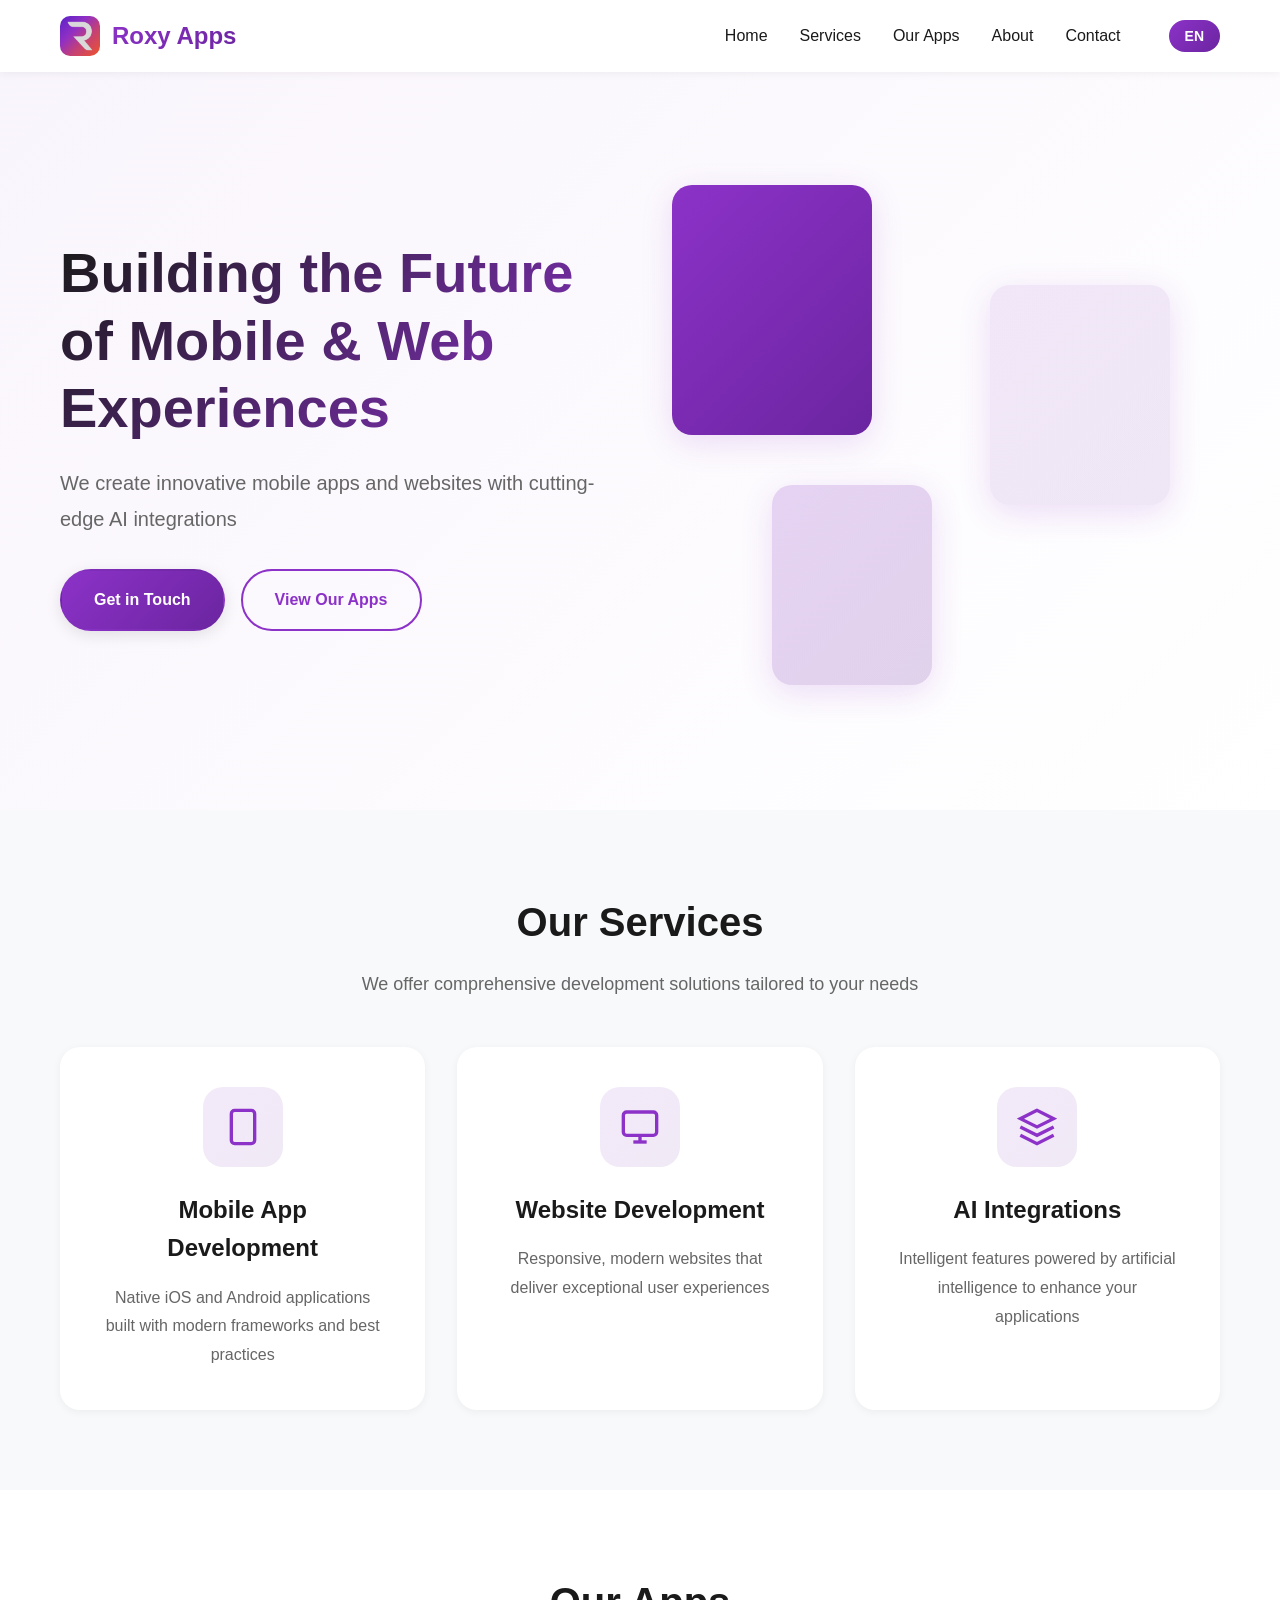
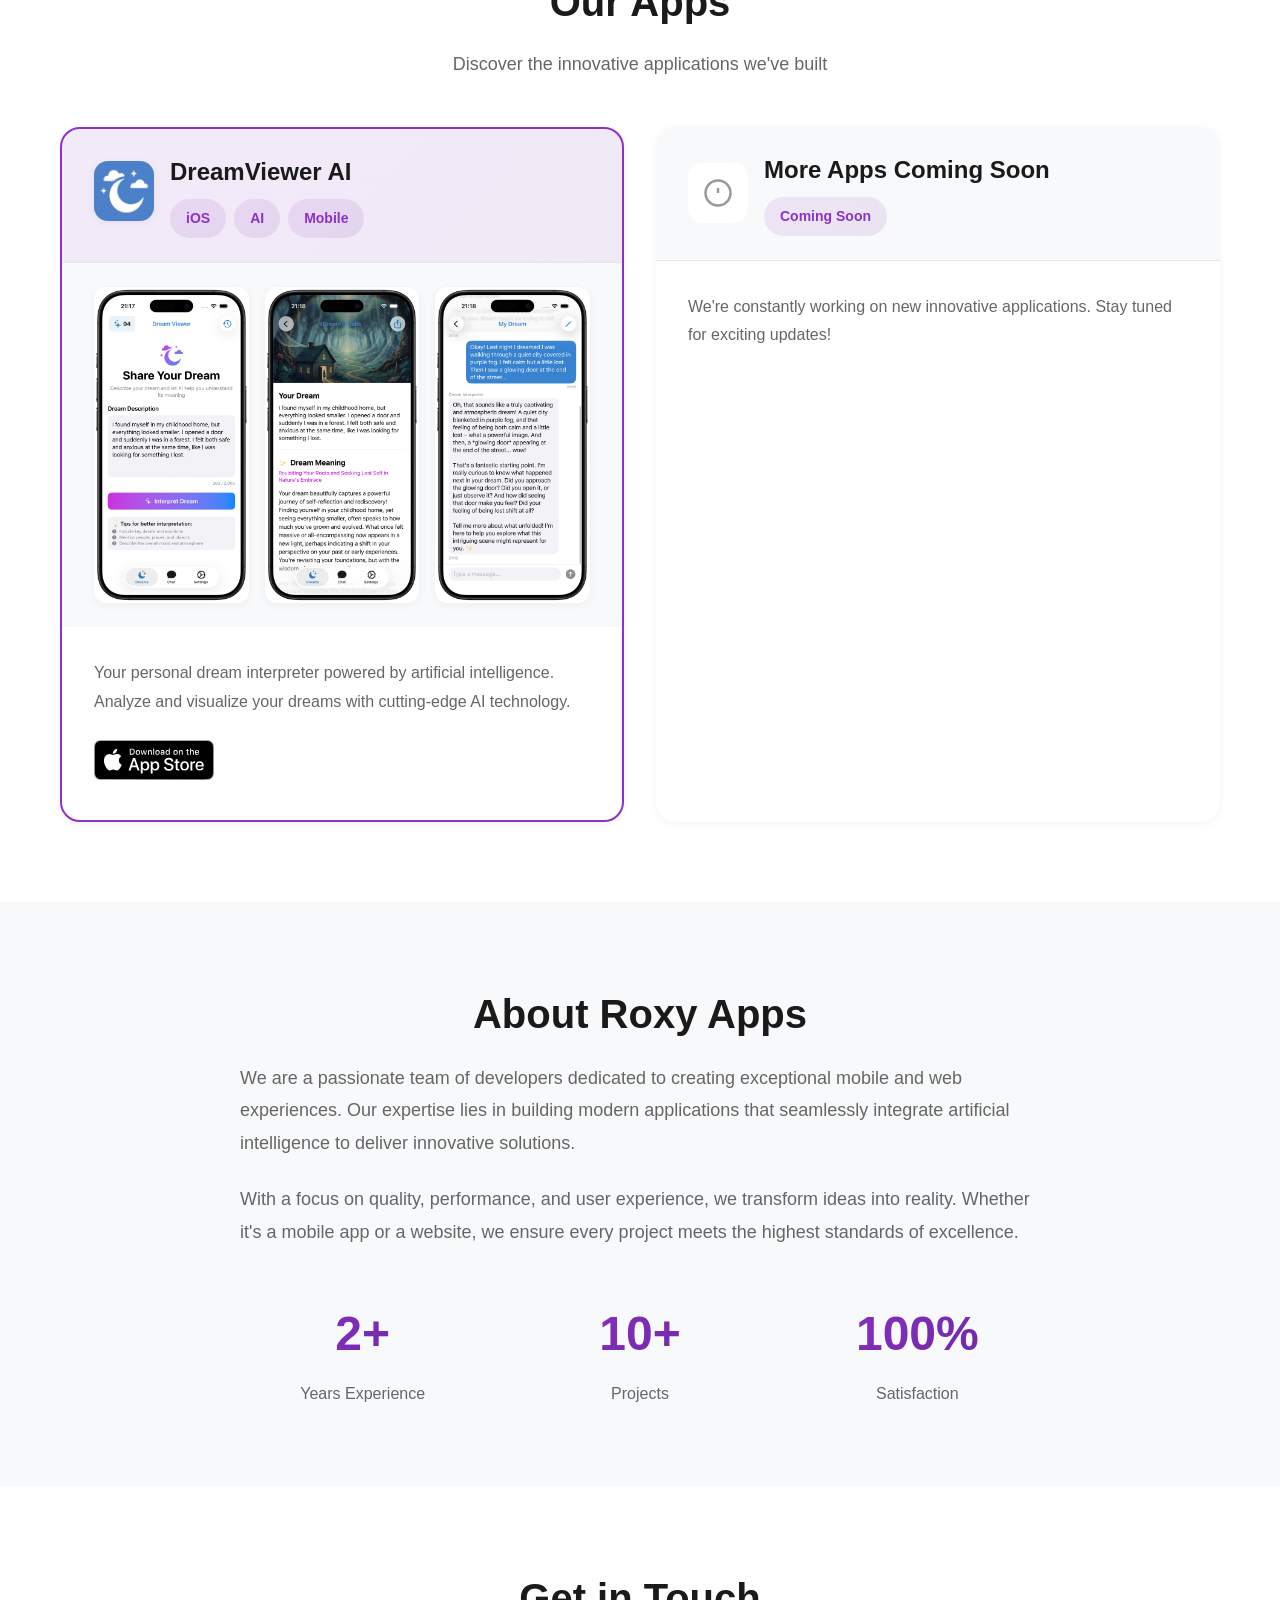
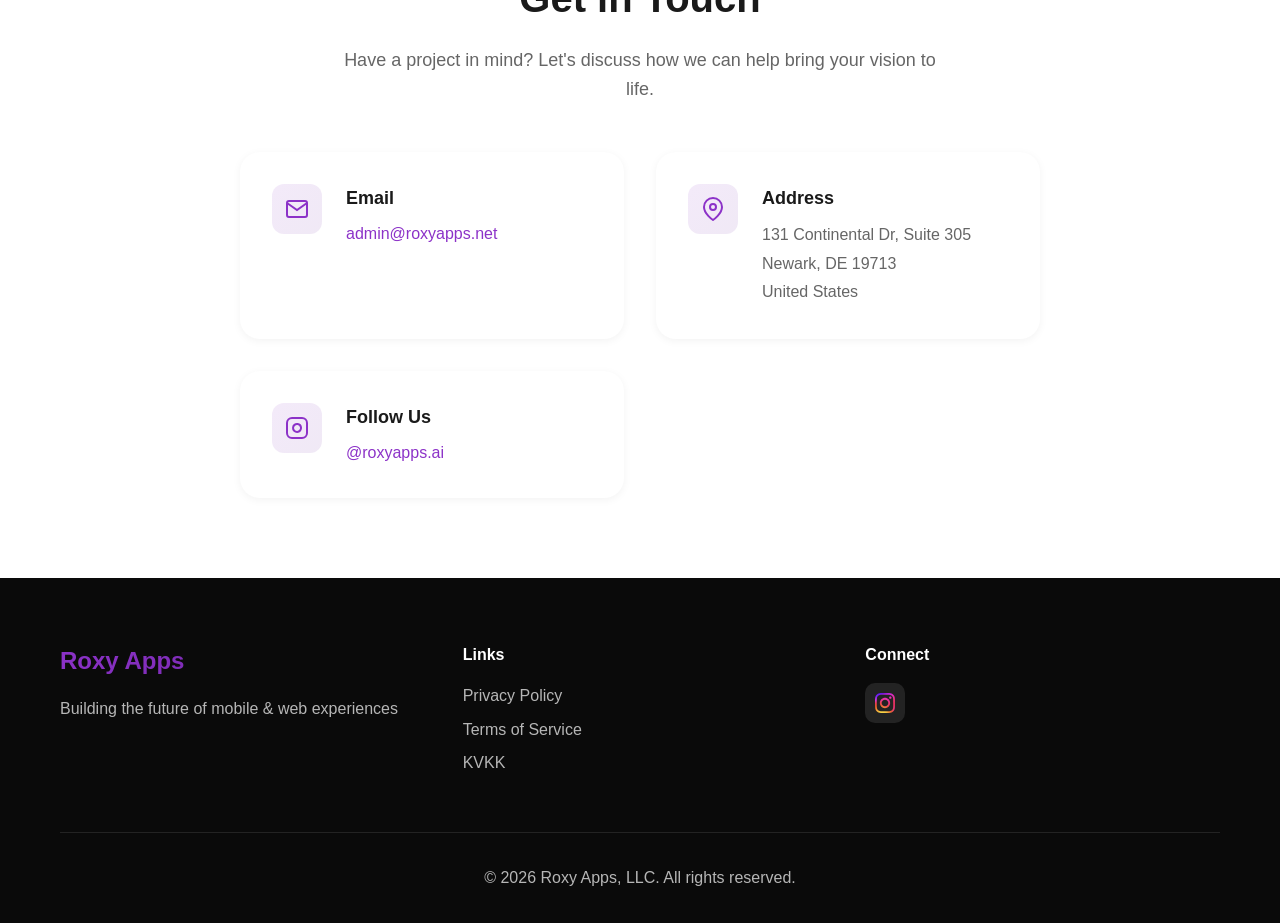
<file: index.html>
<!DOCTYPE html>
<html lang="en">
<head>
    <meta name="facebook-domain-verification" content="yznowy657182clv99buhg21nlfsokh" />
    <meta charset="UTF-8">
    <meta name="viewport" content="width=device-width, initial-scale=1.0">
    <meta name="description" content="Roxy Apps - Mobile app and website development company specializing in AI integrations">
    <title>Roxy Apps - Mobile & Web Development</title>
    
    <!-- Favicons -->
    <link rel="icon" type="image/x-icon" href="resources/icons/favicon.ico">
    <link rel="icon" type="image/png" sizes="96x96" href="resources/icons/favicon-96x96.png">
    <link rel="icon" type="image/svg+xml" href="resources/icons/favicon.svg">
    <link rel="apple-touch-icon" sizes="180x180" href="resources/icons/apple-touch-icon.png">
    <link rel="manifest" href="resources/icons/site.webmanifest">
    <meta name="theme-color" content="#8c32c8">
    
    <link rel="stylesheet" href="styles.css">
</head>
<body>
    <!-- Navigation -->
    <nav class="navbar" id="navbar">
        <div class="container">
            <div class="nav-brand">
                <a href="#home" class="logo-link">
                    <img src="resources/icons/app-icon.png" alt="Roxy Apps" class="nav-logo">
                    <h1 data-translate="nav.company">Roxy Apps</h1>
                </a>
            </div>
            <ul class="nav-menu" id="navMenu">
                <li><a href="#home" data-translate="nav.home">Home</a></li>
                <li><a href="#services" data-translate="nav.services">Services</a></li>
                <li><a href="#apps" data-translate="nav.apps">Our Apps</a></li>
                <li><a href="#about" data-translate="nav.about">About</a></li>
                <li><a href="#contact" data-translate="nav.contact">Contact</a></li>
                <li class="lang-switcher">
                    <button class="lang-btn" id="langBtn" aria-label="Change language">
                        <span id="currentLang">EN</span>
                    </button>
                </li>
            </ul>
            <button class="mobile-menu-toggle" id="mobileMenuToggle" aria-label="Toggle menu">
                <span></span>
                <span></span>
                <span></span>
            </button>
        </div>
    </nav>

    <!-- Hero Section -->
    <section class="hero" id="home">
        <div class="container">
            <div class="hero-content">
                <h1 class="hero-title" data-translate="hero.title">Building the Future of Mobile & Web Experiences</h1>
                <p class="hero-subtitle" data-translate="hero.subtitle">We create innovative mobile apps and websites with cutting-edge AI integrations</p>
                <div class="hero-buttons">
                    <a href="#contact" class="btn btn-primary" data-translate="hero.contactBtn">Get in Touch</a>
                    <a href="#apps" class="btn btn-secondary" data-translate="hero.viewApps">View Our Apps</a>
                </div>
            </div>
            <div class="hero-visual">
                <div class="floating-card card-1"></div>
                <div class="floating-card card-2"></div>
                <div class="floating-card card-3"></div>
            </div>
        </div>
    </section>

    <!-- Services Section -->
    <section class="services" id="services">
        <div class="container">
            <h2 class="section-title" data-translate="services.title">Our Services</h2>
            <p class="section-subtitle" data-translate="services.subtitle">We offer comprehensive development solutions tailored to your needs</p>
            
            <div class="services-grid">
                <div class="service-card">
                    <div class="service-icon">
                        <svg viewBox="0 0 24 24" fill="none" stroke="currentColor" stroke-width="2">
                            <rect x="5" y="2" width="14" height="20" rx="2" ry="2"></rect>
                            <line x1="12" y1="18" x2="12.01" y2="18"></line>
                        </svg>
                    </div>
                    <h3 data-translate="services.mobile.title">Mobile App Development</h3>
                    <p data-translate="services.mobile.description">Native iOS and Android applications built with modern frameworks and best practices</p>
                </div>
                
                <div class="service-card">
                    <div class="service-icon">
                        <svg viewBox="0 0 24 24" fill="none" stroke="currentColor" stroke-width="2">
                            <rect x="2" y="3" width="20" height="14" rx="2" ry="2"></rect>
                            <line x1="8" y1="21" x2="16" y2="21"></line>
                            <line x1="12" y1="17" x2="12" y2="21"></line>
                        </svg>
                    </div>
                    <h3 data-translate="services.web.title">Website Development</h3>
                    <p data-translate="services.web.description">Responsive, modern websites that deliver exceptional user experiences</p>
                </div>
                
                <div class="service-card">
                    <div class="service-icon">
                        <svg viewBox="0 0 24 24" fill="none" stroke="currentColor" stroke-width="2">
                            <path d="M12 2L2 7l10 5 10-5-10-5z"></path>
                            <path d="M2 17l10 5 10-5"></path>
                            <path d="M2 12l10 5 10-5"></path>
                        </svg>
                    </div>
                    <h3 data-translate="services.ai.title">AI Integrations</h3>
                    <p data-translate="services.ai.description">Intelligent features powered by artificial intelligence to enhance your applications</p>
                </div>
            </div>
        </div>
    </section>

    <!-- Apps Section -->
    <section class="apps" id="apps">
        <div class="container">
            <h2 class="section-title" data-translate="apps.title">Our Apps</h2>
            <p class="section-subtitle" data-translate="apps.subtitle">Discover the innovative applications we've built</p>
            
            <div class="apps-grid">
                <div class="app-card featured">
                    <div class="app-header">
                        <div class="app-icon-wrapper">
                            <img src="resources/dreamviewer/icon.svg" alt="DreamViewer AI" class="app-icon">
                        </div>
                        <div class="app-header-text">
                            <h3>DreamViewer AI</h3>
                            <div class="app-tags">
                                <span class="tag">iOS</span>
                                <span class="tag">AI</span>
                                <span class="tag">Mobile</span>
                            </div>
                        </div>
                    </div>
                    <div class="app-screenshots">
                        <img src="" alt="DreamViewer AI Screenshot 1" class="app-screenshot" id="screenshot1" data-screenshot="1">
                        <img src="" alt="DreamViewer AI Screenshot 2" class="app-screenshot" id="screenshot2" data-screenshot="2">
                        <img src="" alt="DreamViewer AI Screenshot 3" class="app-screenshot" id="screenshot3" data-screenshot="3">
                    </div>
                    <div class="app-content">
                        <p data-translate="apps.dreamviewer.description">Your personal dream interpreter powered by artificial intelligence. Analyze and visualize your dreams with cutting-edge AI technology.</p>
                        <div class="app-download">
                            <a href="https://apps.apple.com/app/id6754784881" class="app-store-link" id="appStoreLink" target="_blank" rel="noopener noreferrer">
                                <img src="resources/en/appstore.svg" alt="Download on the App Store" class="app-store-badge" id="appStoreBadge">
                            </a>
                        </div>
                    </div>
                </div>
                
                <div class="app-card coming-soon">
                    <div class="app-header">
                        <div class="app-icon-wrapper">
                            <div class="app-icon-placeholder">
                                <svg viewBox="0 0 24 24" fill="none" stroke="currentColor" stroke-width="2">
                                    <circle cx="12" cy="12" r="10"></circle>
                                    <line x1="12" y1="8" x2="12" y2="12"></line>
                                    <line x1="12" y1="16" x2="12.01" y2="16"></line>
                                </svg>
                            </div>
                        </div>
                        <div class="app-header-text">
                            <h3 data-translate="apps.comingSoon.title">More Apps Coming Soon</h3>
                            <div class="app-tags">
                                <span class="tag" data-translate="apps.comingSoon.tag">Coming Soon</span>
                            </div>
                        </div>
                    </div>
                    <div class="app-content">
                        <p data-translate="apps.comingSoon.description">We're constantly working on new innovative applications. Stay tuned for exciting updates!</p>
                    </div>
                </div>
            </div>
        </div>
    </section>

    <!-- About Section -->
    <section class="about" id="about">
        <div class="container">
            <div class="about-content">
                <div class="about-text">
                    <h2 class="section-title" data-translate="about.title">About Roxy Apps</h2>
                    <p data-translate="about.description1">We are a passionate team of developers dedicated to creating exceptional mobile and web experiences. Our expertise lies in building modern applications that seamlessly integrate artificial intelligence to deliver innovative solutions.</p>
                    <p data-translate="about.description2">With a focus on quality, performance, and user experience, we transform ideas into reality. Whether it's a mobile app or a website, we ensure every project meets the highest standards of excellence.</p>
                    <div class="about-stats">
                        <div class="stat">
                            <div class="stat-number">2+</div>
                            <div class="stat-label" data-translate="about.stats.years">Years Experience</div>
                        </div>
                        <div class="stat">
                            <div class="stat-number">10+</div>
                            <div class="stat-label" data-translate="about.stats.projects">Projects</div>
                        </div>
                        <div class="stat">
                            <div class="stat-number">100%</div>
                            <div class="stat-label" data-translate="about.stats.satisfaction">Satisfaction</div>
                        </div>
                    </div>
                </div>
            </div>
        </div>
    </section>

    <!-- Contact Section -->
    <section class="contact" id="contact">
        <div class="container">
            <h2 class="section-title" data-translate="contact.title">Get in Touch</h2>
            <p class="section-subtitle" data-translate="contact.subtitle">Have a project in mind? Let's discuss how we can help bring your vision to life.</p>
            
            <div class="contact-content">
                <div class="contact-info">
                    <div class="contact-item">
                        <div class="contact-icon">
                            <svg viewBox="0 0 24 24" fill="none" stroke="currentColor" stroke-width="2">
                                <path d="M4 4h16c1.1 0 2 .9 2 2v12c0 1.1-.9 2-2 2H4c-1.1 0-2-.9-2-2V6c0-1.1.9-2 2-2z"></path>
                                <polyline points="22,6 12,13 2,6"></polyline>
                            </svg>
                        </div>
                        <div>
                            <h3 data-translate="contact.email.label">Email</h3>
                            <a href="mailto:admin@roxyapps.net">admin@roxyapps.net</a>
                        </div>
                    </div>
                    
                    <div class="contact-item">
                        <div class="contact-icon">
                            <svg viewBox="0 0 24 24" fill="none" stroke="currentColor" stroke-width="2">
                                <path d="M21 10c0 7-9 13-9 13s-9-6-9-13a9 9 0 0 1 18 0z"></path>
                                <circle cx="12" cy="10" r="3"></circle>
                            </svg>
                        </div>
                        <div>
                            <h3 data-translate="contact.address.label">Address</h3>
                            <p>131 Continental Dr, Suite 305<br>Newark, DE 19713<br>United States</p>
                        </div>
                    </div>
                    
                    <div class="contact-item">
                        <div class="contact-icon">
                            <svg viewBox="0 0 24 24" fill="none" stroke="currentColor" stroke-width="2">
                                <rect x="2" y="2" width="20" height="20" rx="5" ry="5"></rect>
                                <path d="M16 11.37A4 4 0 1 1 12.63 8 4 4 0 0 1 16 11.37z"></path>
                                <line x1="17.5" y1="6.5" x2="17.51" y2="6.5"></line>
                            </svg>
                        </div>
                        <div>
                            <h3 data-translate="contact.social.label">Follow Us</h3>
                            <a href="https://instagram.com/roxyapps.ai" target="_blank" rel="noopener noreferrer">@roxyapps.ai</a>
                        </div>
                    </div>
                </div>
            </div>
        </div>
    </section>

    <!-- Footer -->
    <footer class="footer">
        <div class="container">
            <div class="footer-content">
                <div class="footer-brand">
                    <h3>Roxy Apps</h3>
                    <p data-translate="footer.tagline">Building the future of mobile & web experiences</p>
                </div>
                <div class="footer-links">
                    <h4 data-translate="footer.links.title">Links</h4>
                    <ul>
                        <li><a href="content/en/privacy-policy.html" data-translate="footer.links.privacy">Privacy Policy</a></li>
                        <li><a href="content/en/terms-of-service.html" data-translate="footer.links.terms">Terms of Service</a></li>
                        <li><a href="content/en/kvkk.html" data-translate="footer.links.kvkk">KVKK</a></li>
                    </ul>
                </div>
                <div class="footer-social">
                    <h4 data-translate="footer.social.title">Connect</h4>
                    <a href="https://instagram.com/roxyapps.ai" target="_blank" rel="noopener noreferrer" class="social-link" aria-label="Instagram">
                        <img src="resources/instagram.svg" alt="Instagram" class="social-icon">
                    </a>
                </div>
            </div>
            <div class="footer-bottom">
                <p>&copy; <span id="currentYear"></span> Roxy Apps, LLC. <span data-translate="footer.rights">All rights reserved.</span></p>
            </div>
        </div>
    </footer>

    <script src="script.js"></script>
</body>
</html>
</file>
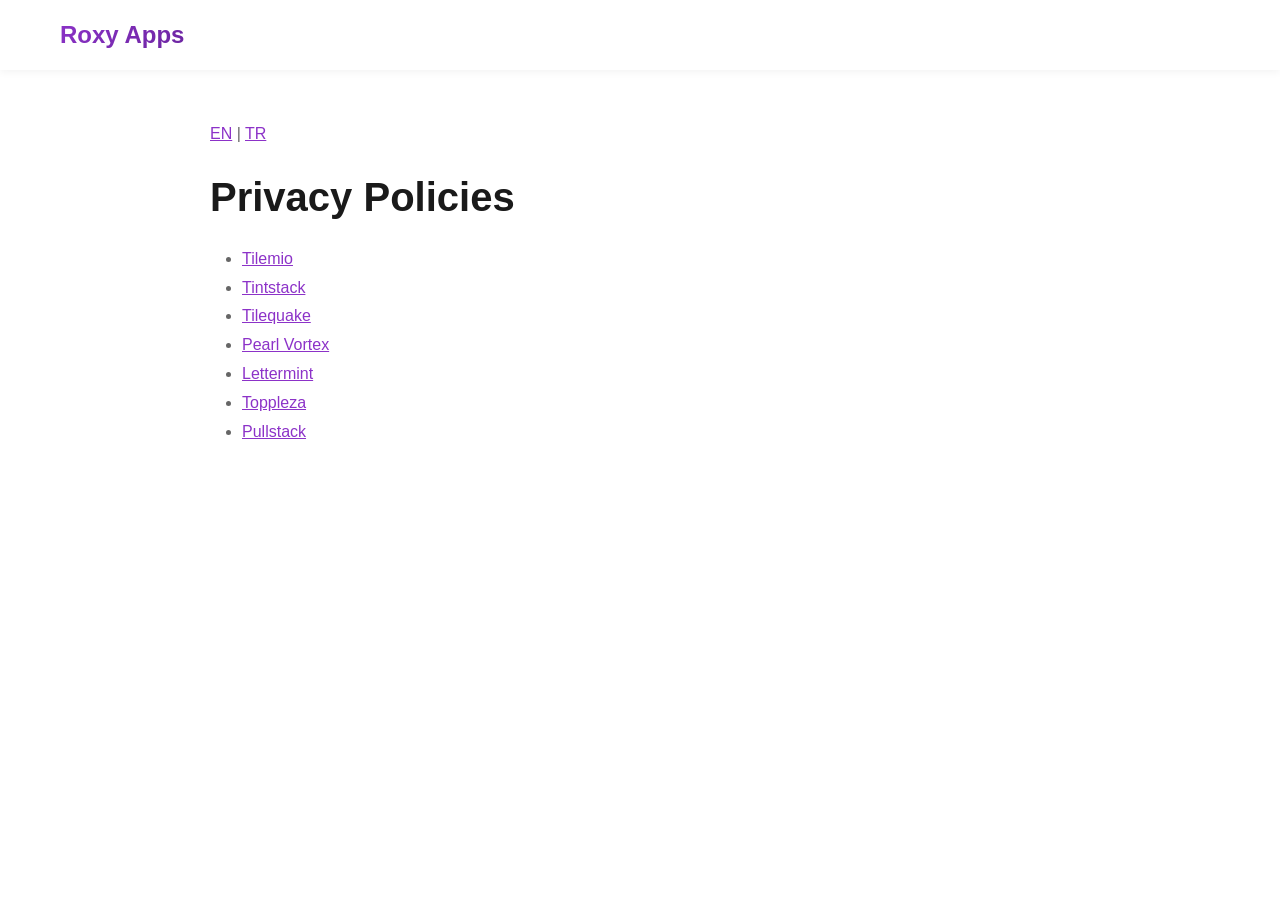
<file: privacy/index.html>
<!DOCTYPE html>
<html lang="en">
<head>
    <meta charset="UTF-8">
    <meta name="viewport" content="width=device-width, initial-scale=1.0">
    <title>Privacy Policy - Roxy Apps</title>
    <link rel="icon" type="image/x-icon" href="/resources/icons/favicon.ico">
    <link rel="stylesheet" href="/styles.css">
</head>
<body>
    <nav class="navbar">
        <div class="container">
            <div class="nav-brand">
                <a href="/" style="text-decoration: none; color: inherit;"><h1>Roxy Apps</h1></a>
            </div>
        </div>
    </nav>

    <section class="legal-page">
        <div class="legal-content">
            <p id="langs"></p>
            <div id="content"><p>Loading…</p></div>
        </div>
    </section>

    <script>
        const params = new URLSearchParams(location.search);
        const appId = params.get('app');
        const lang = (params.get('lang') || navigator.language).startsWith('tr') ? 'tr' : 'en';
        const contact = '<a href="mailto:admin@roxyapps.net">admin@roxyapps.net</a>';

        // One policy shared by every app. `has(x)` is true when the app's apps.json "features" include x.
        // Content comes only from this file and apps.json (both ours), so building HTML strings is safe.
        const POLICY = {
            en: (name, date, has, deleteUrl) => `
                <h1>${name} Privacy Policy</h1>
                <p class="muted">Last updated: ${date}</p>
                <p>This Privacy Policy explains how Ulaş Sancak, publishing as Roxy Apps ("we", "us"), collects, uses and protects your information when you use ${name} (the "App"). We are the data controller for the personal data described here.</p>

                <h2>1. Information We Collect</h2>
                <ul>
                    <li><strong>Account information:</strong> when you sign in (for example with Google or Apple), we receive your name, email address, profile photo and a unique user ID.</li>
                    <li><strong>App content:</strong> the data you create or save in the App, such as progress, settings and content, stored with your account.</li>
                    ${has('purchases') ? '<li><strong>Purchase information:</strong> purchase history and subscription status. Payments are handled by the App Store or Google Play; we never see your card details.</li>' : ''}
                    ${has('analytics') ? '<li><strong>Usage data:</strong> how you use the App, device model, operating system, app version and app instance ID.</li>' : ''}
                    ${has('crashlytics') ? '<li><strong>Crash reports:</strong> crash logs, device model, operating system and app version.</li>' : ''}
                    ${has('ads') ? '<li><strong>Advertising data:</strong> your device advertising ID (IDFA/AAID), IP address and device information, used to show ads.</li>' : ''}
                </ul>

                <h2>2. How We Use Information</h2>
                <ul>
                    <li>To provide the App, create your account and keep your data synced across devices</li>
                    ${has('purchases') ? '<li>To process purchases and unlock paid features</li>' : ''}
                    ${has('analytics') ? '<li>To understand how the App is used and improve it</li>' : ''}
                    ${has('crashlytics') ? '<li>To find and fix crashes</li>' : ''}
                    ${has('ads') ? '<li>To show ads, including personalized ads where you have consented</li>' : ''}
                    <li>To respond to your support requests and comply with legal obligations</li>
                </ul>
                <p>We do not sell your personal data.</p>

                <h2>3. Third-Party Services</h2>
                <p>The App uses the following services, which process data under their own privacy policies:</p>
                <ul>
                    <li><a href="https://firebase.google.com/support/privacy">Google Firebase (Authentication, Cloud Firestore${has('analytics') ? ', Analytics' : ''}${has('crashlytics') ? ', Crashlytics' : ''})</a>: accounts, cloud save${has('analytics') ? ', analytics' : ''}${has('crashlytics') ? ', crash reports' : ''}</li>
                    ${has('ads') ? '<li><a href="https://policies.google.com/technologies/ads">Google AdMob + User Messaging Platform</a>: ads and the ad consent form</li>' : ''}
                    ${has('purchases') ? '<li><a href="https://www.revenuecat.com/privacy">RevenueCat</a>: checking purchases</li>' : ''}
                    <li><a href="https://www.apple.com/legal/privacy/">Apple (${has('purchases') ? 'App Store, ' : ''}Sign in with Apple)</a>: iOS ${has('purchases') ? 'purchases and ' : ''}sign-in</li>
                    <li><a href="https://policies.google.com/privacy">Google Play (${has('purchases') ? 'purchases, ' : ''}Google sign-in)</a>: Android ${has('purchases') ? 'purchases and ' : ''}sign-in</li>
                </ul>
                ${has('ads') ? '<p>Where required (for example in the EEA and UK), we ask for your consent before showing personalized ads. You can reset your advertising ID or opt out of personalized ads in your device settings at any time.</p>' : ''}

                <h2>4. Data Retention and Account Deletion</h2>
                <p>We keep your data while your account exists. You can delete your account at any time in the App or on the web at <a href="${deleteUrl}">${deleteUrl}</a>. Deleting your account permanently deletes your account and all data stored with it.</p>
                <p>Some data is kept after deletion only where necessary: purchase records kept by Apple, Google${has('purchases') ? ' and RevenueCat' : ''} for legal and tax reasons${has('analytics') || has('crashlytics') ? ', and analytics or crash data that are not linked to your account, kept under Google\'s retention periods' : ''}.</p>

                <h2>5. Security</h2>
                <p>Your data is transmitted over encrypted connections and stored with Google Firebase. No method of transmission or storage is completely secure, but we take reasonable measures to protect your data.</p>

                <h2>6. Children</h2>
                <p>The App is not directed to children under 13, and we do not knowingly collect personal data from them. If you believe a child has given us personal data, contact us and we will delete it.</p>

                <h2>7. International Transfers</h2>
                <p>Our service providers may process your data on servers outside your country, including in the United States and the European Union.</p>

                <h2>8. Your Rights</h2>
                <p>Depending on where you live (for example under the GDPR, the Turkish Personal Data Protection Law No. 6698 (KVKK) or the CCPA), you may have the right to access, correct, delete or export your personal data, to object to or restrict processing, and to withdraw consent. To use these rights, email ${contact}.</p>

                <h2>9. Changes</h2>
                <p>We may update this policy. Changes are posted on this page with a new "Last updated" date.</p>

                <h2>10. Contact</h2>
                <p>Ulaş Sancak (Roxy Apps)<br>Bakırköy, İstanbul, Türkiye<br>Email: ${contact}</p>`,

            tr: (name, date, has, deleteUrl) => `
                <h1>${name} Gizlilik Politikası</h1>
                <p class="muted">Son güncelleme: ${date}</p>
                <p>Bu Gizlilik Politikası, Roxy Apps adıyla yayın yapan Ulaş Sancak'ın ("biz") ${name} uygulamasını ("Uygulama") kullandığınızda bilgilerinizi nasıl topladığını, kullandığını ve koruduğunu açıklar. Burada açıklanan kişisel veriler için veri sorumlusu biziz.</p>

                <h2>1. Topladığımız Bilgiler</h2>
                <ul>
                    <li><strong>Hesap bilgileri:</strong> giriş yaptığınızda (örneğin Google veya Apple ile) adınız, e-posta adresiniz, profil fotoğrafınız ve benzersiz bir kullanıcı kimliği.</li>
                    <li><strong>Uygulama içeriği:</strong> Uygulama'da oluşturduğunuz veya kaydettiğiniz ilerleme, ayarlar ve içerik gibi, hesabınızla saklanan veriler.</li>
                    ${has('purchases') ? '<li><strong>Satın alma bilgileri:</strong> satın alma geçmişi ve abonelik durumu. Ödemeler App Store veya Google Play tarafından işlenir; kart bilgilerinizi hiçbir zaman görmeyiz.</li>' : ''}
                    ${has('analytics') ? '<li><strong>Kullanım verileri:</strong> Uygulama\'yı nasıl kullandığınız, cihaz modeli, işletim sistemi, uygulama sürümü ve uygulama örneği kimliği.</li>' : ''}
                    ${has('crashlytics') ? '<li><strong>Çökme raporları:</strong> çökme kayıtları, cihaz modeli, işletim sistemi ve uygulama sürümü.</li>' : ''}
                    ${has('ads') ? '<li><strong>Reklam verileri:</strong> reklam göstermek için kullanılan cihaz reklam kimliğiniz (IDFA/AAID), IP adresiniz ve cihaz bilgileriniz.</li>' : ''}
                </ul>

                <h2>2. Bilgileri Nasıl Kullanıyoruz</h2>
                <ul>
                    <li>Uygulama'yı sunmak, hesabınızı oluşturmak ve verilerinizi cihazlarınız arasında senkronize etmek</li>
                    ${has('purchases') ? '<li>Satın almaları işlemek ve ücretli özellikleri açmak</li>' : ''}
                    ${has('analytics') ? '<li>Uygulama\'nın nasıl kullanıldığını anlamak ve geliştirmek</li>' : ''}
                    ${has('crashlytics') ? '<li>Çökmeleri bulmak ve gidermek</li>' : ''}
                    ${has('ads') ? '<li>Reklam göstermek; onay verdiyseniz kişiselleştirilmiş reklamlar dahil</li>' : ''}
                    <li>Destek taleplerinize yanıt vermek ve yasal yükümlülüklerimizi yerine getirmek</li>
                </ul>
                <p>Kişisel verilerinizi satmayız.</p>

                <h2>3. Üçüncü Taraf Hizmetler</h2>
                <p>Uygulama, verileri kendi gizlilik politikalarına göre işleyen aşağıdaki hizmetleri kullanır:</p>
                <ul>
                    <li><a href="https://firebase.google.com/support/privacy">Google Firebase (Authentication, Cloud Firestore${has('analytics') ? ', Analytics' : ''}${has('crashlytics') ? ', Crashlytics' : ''})</a>: hesaplar, bulut kayıt${has('analytics') ? ', analitik' : ''}${has('crashlytics') ? ', çökme raporları' : ''}</li>
                    ${has('ads') ? '<li><a href="https://policies.google.com/technologies/ads">Google AdMob + User Messaging Platform</a>: reklamlar ve reklam onay formu</li>' : ''}
                    ${has('purchases') ? '<li><a href="https://www.revenuecat.com/privacy">RevenueCat</a>: satın almaları doğrulama</li>' : ''}
                    <li><a href="https://www.apple.com/legal/privacy/">Apple (${has('purchases') ? 'App Store, ' : ''}Sign in with Apple)</a>: iOS ${has('purchases') ? 'satın almaları ve ' : ''}giriş</li>
                    <li><a href="https://policies.google.com/privacy">Google Play (${has('purchases') ? 'satın almalar, ' : ''}Google ile giriş)</a>: Android ${has('purchases') ? 'satın almaları ve ' : ''}giriş</li>
                </ul>
                ${has('ads') ? '<p>Gerekli olduğu yerlerde (örneğin AEA ve Birleşik Krallık\'ta) kişiselleştirilmiş reklam göstermeden önce onayınızı isteriz. Reklam kimliğinizi sıfırlayabilir veya kişiselleştirilmiş reklamları cihaz ayarlarınızdan istediğiniz zaman kapatabilirsiniz.</p>' : ''}

                <h2>4. Saklama Süresi ve Hesap Silme</h2>
                <p>Verilerinizi hesabınız var olduğu sürece saklarız. Hesabınızı istediğiniz zaman Uygulama içinden veya web üzerinden <a href="${deleteUrl}">${deleteUrl}</a> adresinden silebilirsiniz. Hesabınızı sildiğinizde hesabınız ve hesabınızla saklanan tüm veriler kalıcı olarak silinir.</p>
                <p>Silme işleminden sonra yalnızca zorunlu veriler saklanır: Apple, Google${has('purchases') ? ' ve RevenueCat' : ''} tarafından yasal ve vergisel nedenlerle tutulan satın alma kayıtları${has('analytics') || has('crashlytics') ? ' ile hesabınızla ilişkilendirilmemiş analitik veya çökme verileri (Google\'ın saklama sürelerine göre)' : ''}.</p>

                <h2>5. Güvenlik</h2>
                <p>Verileriniz şifreli bağlantılar üzerinden iletilir ve Google Firebase'de saklanır. Hiçbir iletim veya saklama yöntemi tamamen güvenli değildir, ancak verilerinizi korumak için makul önlemler alırız.</p>

                <h2>6. Çocuklar</h2>
                <p>Uygulama 13 yaşından küçük çocuklara yönelik değildir ve bu çocuklardan bilerek kişisel veri toplamayız. Bir çocuğun bize kişisel veri verdiğini düşünüyorsanız bizimle iletişime geçin; bu verileri sileriz.</p>

                <h2>7. Yurt Dışına Aktarım</h2>
                <p>Hizmet sağlayıcılarımız verilerinizi Amerika Birleşik Devletleri ve Avrupa Birliği dahil olmak üzere ülkeniz dışındaki sunucularda işleyebilir.</p>

                <h2>8. Haklarınız</h2>
                <p>6698 sayılı Kişisel Verilerin Korunması Kanunu (KVKK) madde 11 ve bulunduğunuz yere göre GDPR veya CCPA kapsamında; kişisel verilerinizin işlenip işlenmediğini öğrenme, verilerinize erişme, düzeltilmesini, silinmesini veya aktarılmasını isteme, işlemeye itiraz etme ve onayınızı geri çekme haklarına sahipsiniz. Bu haklarınızı kullanmak için ${contact} adresine e-posta gönderin.</p>

                <h2>9. Değişiklikler</h2>
                <p>Bu politikayı güncelleyebiliriz. Değişiklikler bu sayfada yeni bir "Son güncelleme" tarihiyle yayımlanır.</p>

                <h2>10. İletişim</h2>
                <p>Ulaş Sancak (Roxy Apps)<br>Bakırköy, İstanbul, Türkiye<br>E-posta: ${contact}</p>`
        };
        const TITLE = { en: 'Privacy Policies', tr: 'Gizlilik Politikaları' };

        document.documentElement.lang = lang;
        document.getElementById('langs').innerHTML =
            ['en', 'tr'].map(l => `<a href="?app=${encodeURIComponent(appId || '')}&lang=${l}">${l.toUpperCase()}</a>`).join(' | ');

        fetch('/apps.json').then(r => r.json()).then(apps => {
            const app = apps[appId];
            const content = document.getElementById('content');

            if (!app) {
                content.innerHTML = `<h1>${TITLE[lang]}</h1><ul>` +
                    Object.entries(apps).map(([id, a]) => `<li><a href="/privacy/?app=${id}&lang=${lang}">${a.name}</a></li>`).join('') + '</ul>';
                return;
            }

            const date = new Date(app.updated + 'T12:00').toLocaleDateString(lang === 'tr' ? 'tr-TR' : 'en-US', { dateStyle: 'long' });
            const has = feature => app.features.includes(feature);
            const deleteUrl = `${location.origin}/delete-account/?app=${appId}&lang=${lang}`;
            document.title = `${app.name} - ${lang === 'tr' ? 'Gizlilik Politikası' : 'Privacy Policy'}`;
            content.innerHTML = POLICY[lang](app.name, date, has, deleteUrl);
        }).catch(() => {
            document.getElementById('content').innerHTML = `<p>Could not load the policy. Email ${contact}.</p>`;
        });
    </script>
</body>
</html>
</file>
<file: styles.css>
:root {
    --accent-color: #8c32c8;
    --accent-hover: #7a2bb3;
    --bg-primary: #ffffff;
    --bg-secondary: #f8f9fa;
    --bg-dark: #0a0a0a;
    --text-primary: #1a1a1a;
    --text-secondary: #666666;
    --text-light: #999999;
    --border-color: #e5e5e5;
    --shadow-sm: 0 2px 8px rgba(0, 0, 0, 0.05);
    --shadow-md: 0 4px 16px rgba(0, 0, 0, 0.1);
    --shadow-lg: 0 8px 32px rgba(140, 50, 200, 0.15);
    --gradient-primary: linear-gradient(135deg, #8c32c8 0%, #6b25a0 100%);
    --gradient-secondary: linear-gradient(135deg, rgba(140, 50, 200, 0.1) 0%, rgba(107, 37, 160, 0.1) 100%);
}

* {
    margin: 0;
    padding: 0;
    box-sizing: border-box;
}

html {
    scroll-behavior: smooth;
}

body {
    font-family: -apple-system, BlinkMacSystemFont, 'Segoe UI', 'Roboto', 'Oxygen', 'Ubuntu', 'Cantarell', 'Fira Sans', 'Droid Sans', 'Helvetica Neue', sans-serif;
    -webkit-font-smoothing: antialiased;
    -moz-osx-font-smoothing: grayscale;
    color: var(--text-primary);
    background-color: var(--bg-primary);
    line-height: 1.6;
    overflow-x: hidden;
}

.container {
    max-width: 1200px;
    margin: 0 auto;
    padding: 0 20px;
}

/* Navigation */
.navbar {
    position: fixed;
    top: 0;
    left: 0;
    right: 0;
    background: rgba(255, 255, 255, 0.95);
    backdrop-filter: blur(10px);
    box-shadow: var(--shadow-sm);
    z-index: 1000;
    transition: all 0.3s ease;
}

.navbar.scrolled {
    box-shadow: var(--shadow-md);
}

.navbar .container {
    display: flex;
    justify-content: space-between;
    align-items: center;
    padding: 1rem 20px;
}

.nav-brand {
    display: flex;
    align-items: center;
    gap: 0.75rem;
}

.nav-logo {
    width: 40px;
    height: 40px;
    border-radius: 10px;
    object-fit: contain;
}

.nav-brand h1 {
    font-size: 1.5rem;
    font-weight: 700;
    background: var(--gradient-primary);
    -webkit-background-clip: text;
    -webkit-text-fill-color: transparent;
    background-clip: text;
    margin: 0;
}

.logo-link {
    text-decoration: none;
    color: inherit;
    display: flex;
    align-items: center;
    gap: 0.75rem;
}

.nav-menu {
    display: flex;
    list-style: none;
    align-items: center;
    gap: 2rem;
}

.nav-menu a {
    text-decoration: none;
    color: var(--text-primary);
    font-weight: 500;
    transition: color 0.3s ease;
    position: relative;
}

.nav-menu a::after {
    content: '';
    position: absolute;
    bottom: -4px;
    left: 0;
    width: 0;
    height: 2px;
    background: var(--accent-color);
    transition: width 0.3s ease;
}

.nav-menu a:hover {
    color: var(--accent-color);
}

.nav-menu a:hover::after {
    width: 100%;
}

.lang-switcher {
    margin-left: 1rem;
}

.lang-btn {
    background: var(--gradient-primary);
    color: white;
    border: none;
    padding: 0.5rem 1rem;
    border-radius: 20px;
    font-weight: 600;
    cursor: pointer;
    transition: transform 0.2s ease, box-shadow 0.2s ease;
    font-size: 0.875rem;
}

.lang-btn:hover {
    transform: translateY(-2px);
    box-shadow: var(--shadow-md);
}

.mobile-menu-toggle {
    display: none;
    flex-direction: column;
    gap: 4px;
    background: none;
    border: none;
    cursor: pointer;
    padding: 0.5rem;
}

.mobile-menu-toggle span {
    width: 24px;
    height: 2px;
    background: var(--text-primary);
    transition: all 0.3s ease;
    border-radius: 2px;
}

/* Hero Section */
.hero {
    padding: 140px 0 80px;
    background: linear-gradient(135deg, rgba(140, 50, 200, 0.05) 0%, rgba(255, 255, 255, 1) 100%);
    min-height: 90vh;
    display: flex;
    align-items: center;
    position: relative;
    overflow: hidden;
}

.hero .container {
    display: grid;
    grid-template-columns: 1fr 1fr;
    gap: 4rem;
    align-items: center;
}

.hero-content {
    z-index: 2;
}

.hero-title {
    font-size: 3.5rem;
    font-weight: 800;
    line-height: 1.2;
    margin-bottom: 1.5rem;
    background: linear-gradient(135deg, var(--text-primary) 0%, var(--accent-color) 100%);
    -webkit-background-clip: text;
    -webkit-text-fill-color: transparent;
    background-clip: text;
}

.hero-subtitle {
    font-size: 1.25rem;
    color: var(--text-secondary);
    margin-bottom: 2rem;
    line-height: 1.8;
}

.hero-buttons {
    display: flex;
    gap: 1rem;
    flex-wrap: wrap;
}

.btn {
    padding: 1rem 2rem;
    border-radius: 50px;
    text-decoration: none;
    font-weight: 600;
    transition: all 0.3s ease;
    display: inline-block;
    border: 2px solid transparent;
}

.btn-primary {
    background: var(--gradient-primary);
    color: white;
    box-shadow: var(--shadow-md);
}

.btn-primary:hover {
    transform: translateY(-2px);
    box-shadow: var(--shadow-lg);
}

.btn-secondary {
    background: transparent;
    color: var(--accent-color);
    border-color: var(--accent-color);
}

.btn-secondary:hover {
    background: var(--accent-color);
    color: white;
    transform: translateY(-2px);
}

.hero-visual {
    position: relative;
    height: 500px;
}

.floating-card {
    position: absolute;
    border-radius: 20px;
    background: white;
    box-shadow: var(--shadow-lg);
    animation: float 6s ease-in-out infinite;
}

.card-1 {
    width: 200px;
    height: 250px;
    top: 0;
    left: 0;
    background: var(--gradient-primary);
    animation-delay: 0s;
}

.card-2 {
    width: 180px;
    height: 220px;
    top: 100px;
    right: 50px;
    background: var(--gradient-secondary);
    animation-delay: 2s;
}

.card-3 {
    width: 160px;
    height: 200px;
    bottom: 0;
    left: 100px;
    background: linear-gradient(135deg, rgba(140, 50, 200, 0.2) 0%, rgba(107, 37, 160, 0.2) 100%);
    animation-delay: 4s;
}

@keyframes float {
    0%, 100% {
        transform: translateY(0px) rotate(0deg);
    }
    50% {
        transform: translateY(-20px) rotate(5deg);
    }
}

/* Sections */
section {
    padding: 80px 0;
}

.section-title {
    font-size: 2.5rem;
    font-weight: 700;
    text-align: center;
    margin-bottom: 1rem;
    color: var(--text-primary);
}

.section-subtitle {
    text-align: center;
    color: var(--text-secondary);
    font-size: 1.125rem;
    margin-bottom: 3rem;
    max-width: 600px;
    margin-left: auto;
    margin-right: auto;
}

/* Services Section */
.services {
    background: var(--bg-secondary);
}

.services-grid {
    display: grid;
    grid-template-columns: repeat(auto-fit, minmax(300px, 1fr));
    gap: 2rem;
}

.service-card {
    background: white;
    padding: 2.5rem;
    border-radius: 20px;
    box-shadow: var(--shadow-sm);
    transition: all 0.3s ease;
    text-align: center;
}

.service-card:hover {
    transform: translateY(-8px);
    box-shadow: var(--shadow-lg);
}

.service-icon {
    width: 80px;
    height: 80px;
    margin: 0 auto 1.5rem;
    background: var(--gradient-secondary);
    border-radius: 20px;
    display: flex;
    align-items: center;
    justify-content: center;
    color: var(--accent-color);
}

.service-icon svg {
    width: 40px;
    height: 40px;
}

.service-card h3 {
    font-size: 1.5rem;
    margin-bottom: 1rem;
    color: var(--text-primary);
}

.service-card p {
    color: var(--text-secondary);
    line-height: 1.8;
}

/* Apps Section */
.apps-grid {
    display: grid;
    grid-template-columns: repeat(auto-fit, minmax(350px, 1fr));
    gap: 2rem;
}

.app-card {
    background: white;
    border-radius: 20px;
    overflow: hidden;
    box-shadow: var(--shadow-sm);
    transition: all 0.3s ease;
    display: flex;
    flex-direction: column;
}

.app-card:hover {
    transform: translateY(-8px);
    box-shadow: var(--shadow-lg);
}

.app-card.featured {
    border: 2px solid var(--accent-color);
}

.app-header {
    display: flex;
    align-items: center;
    gap: 1rem;
    padding: 1.5rem 2rem;
    background: var(--gradient-secondary);
    border-bottom: 1px solid var(--border-color);
}

.app-icon-wrapper {
    flex-shrink: 0;
}

.app-icon {
    width: 60px;
    height: 60px;
    border-radius: 14px;
    object-fit: contain;
    box-shadow: var(--shadow-sm);
}

.app-icon-placeholder {
    width: 60px;
    height: 60px;
    border-radius: 14px;
    background: var(--bg-secondary);
    display: flex;
    align-items: center;
    justify-content: center;
    color: var(--text-light);
}

.app-icon-placeholder svg {
    width: 30px;
    height: 30px;
}

.app-header-text {
    flex: 1;
}

.app-header-text h3 {
    font-size: 1.5rem;
    margin-bottom: 0.5rem;
    color: var(--text-primary);
}

.app-tags {
    display: flex;
    gap: 0.5rem;
    flex-wrap: wrap;
}

.tag {
    background: var(--gradient-secondary);
    color: var(--accent-color);
    padding: 0.5rem 1rem;
    border-radius: 20px;
    font-size: 0.875rem;
    font-weight: 600;
}

.app-screenshots {
    display: grid;
    grid-template-columns: repeat(3, 1fr);
    gap: 1rem;
    padding: 1.5rem 2rem;
    background: var(--bg-secondary);
}

.app-screenshot {
    width: 100%;
    height: auto;
    max-height: 500px;
    object-fit: contain;
    border-radius: 12px;
    background: white;
    box-shadow: var(--shadow-sm);
    transition: all 0.3s ease;
    cursor: pointer;
    display: block;
}

.app-screenshot:hover {
    transform: scale(1.05);
    box-shadow: var(--shadow-md);
}

.app-content {
    padding: 2rem;
    flex: 1;
    display: flex;
    flex-direction: column;
}

.app-content p {
    color: var(--text-secondary);
    margin-bottom: 1.5rem;
    line-height: 1.8;
    flex: 1;
}

.app-download {
    margin-top: auto;
}

.app-store-link {
    display: inline-block;
    transition: transform 0.3s ease;
}

.app-store-link:hover {
    transform: scale(1.05);
}

.app-store-badge {
    height: 40px;
    width: auto;
    display: block;
}

.app-card.coming-soon .app-header {
    background: var(--bg-secondary);
}

.app-card.coming-soon .app-icon-placeholder {
    background: white;
}

/* About Section */
.about {
    background: var(--bg-secondary);
}

.about-content {
    max-width: 800px;
    margin: 0 auto;
}

.about-text p {
    color: var(--text-secondary);
    font-size: 1.125rem;
    margin-bottom: 1.5rem;
    line-height: 1.8;
}

.about-stats {
    display: grid;
    grid-template-columns: repeat(auto-fit, minmax(150px, 1fr));
    gap: 2rem;
    margin-top: 3rem;
}

.stat {
    text-align: center;
}

.stat-number {
    font-size: 3rem;
    font-weight: 800;
    background: var(--gradient-primary);
    -webkit-background-clip: text;
    -webkit-text-fill-color: transparent;
    background-clip: text;
    margin-bottom: 0.5rem;
}

.stat-label {
    color: var(--text-secondary);
    font-weight: 500;
}

/* Contact Section */
.contact-content {
    max-width: 800px;
    margin: 0 auto;
}

.contact-info {
    display: grid;
    grid-template-columns: repeat(auto-fit, minmax(250px, 1fr));
    gap: 2rem;
}

.contact-item {
    display: flex;
    gap: 1.5rem;
    padding: 2rem;
    background: white;
    border-radius: 20px;
    box-shadow: var(--shadow-sm);
    transition: all 0.3s ease;
}

.contact-item:hover {
    transform: translateY(-4px);
    box-shadow: var(--shadow-md);
}

.contact-icon {
    width: 50px;
    height: 50px;
    background: var(--gradient-secondary);
    border-radius: 12px;
    display: flex;
    align-items: center;
    justify-content: center;
    color: var(--accent-color);
    flex-shrink: 0;
}

.contact-icon svg {
    width: 24px;
    height: 24px;
}

.contact-item h3 {
    font-size: 1.125rem;
    margin-bottom: 0.5rem;
    color: var(--text-primary);
}

.contact-item a {
    color: var(--accent-color);
    text-decoration: none;
    transition: color 0.3s ease;
}

.contact-item a:hover {
    color: var(--accent-hover);
}

.contact-item p {
    color: var(--text-secondary);
    line-height: 1.8;
}

/* Footer */
.footer {
    background: var(--bg-dark);
    color: white;
    padding: 4rem 0 2rem;
}

.footer-content {
    display: grid;
    grid-template-columns: repeat(auto-fit, minmax(250px, 1fr));
    gap: 3rem;
    margin-bottom: 3rem;
}

.footer-brand h3 {
    font-size: 1.5rem;
    margin-bottom: 1rem;
    background: var(--gradient-primary);
    -webkit-background-clip: text;
    -webkit-text-fill-color: transparent;
    background-clip: text;
}

.footer-brand p {
    color: rgba(255, 255, 255, 0.7);
}

.footer-links h4,
.footer-social h4 {
    margin-bottom: 1rem;
    color: white;
}

.footer-links ul {
    list-style: none;
}

.footer-links li {
    margin-bottom: 0.5rem;
}

.footer-links a {
    color: rgba(255, 255, 255, 0.7);
    text-decoration: none;
    transition: color 0.3s ease;
}

.footer-links a:hover {
    color: white;
}

.social-link {
    display: inline-block;
    width: 40px;
    height: 40px;
    background: rgba(255, 255, 255, 0.1);
    border-radius: 10px;
    display: flex;
    align-items: center;
    justify-content: center;
    color: white;
    transition: all 0.3s ease;
}

.social-link:hover {
    background: var(--accent-color);
    transform: translateY(-2px);
}

.social-link svg,
.social-icon {
    width: 20px;
    height: 20px;
}

.social-icon {
    display: block;
}

.footer-bottom {
    text-align: center;
    padding-top: 2rem;
    border-top: 1px solid rgba(255, 255, 255, 0.1);
    color: rgba(255, 255, 255, 0.7);
}

/* Responsive Design */
@media (max-width: 968px) {
    .hero .container {
        grid-template-columns: 1fr;
        text-align: center;
    }
    
    .hero-title {
        font-size: 2.5rem;
    }
    
    .hero-visual {
        height: 300px;
        margin-top: 2rem;
    }
    
    .nav-menu {
        position: fixed;
        top: 70px;
        left: 0;
        right: 0;
        background: white;
        flex-direction: column;
        padding: 2rem;
        box-shadow: var(--shadow-md);
        transform: translateX(-100%);
        transition: transform 0.3s ease;
        gap: 1rem;
    }
    
    .nav-menu.active {
        transform: translateX(0);
    }
    
    .mobile-menu-toggle {
        display: flex;
    }
    
    .section-title {
        font-size: 2rem;
    }
}

@media (max-width: 640px) {
    .hero-title {
        font-size: 2rem;
    }
    
    .hero-subtitle {
        font-size: 1rem;
    }
    
    .hero-buttons {
        flex-direction: column;
    }
    
    .btn {
        width: 100%;
        text-align: center;
    }
    
    .services-grid,
    .apps-grid {
        grid-template-columns: 1fr;
    }
    
    .about-stats {
        grid-template-columns: 1fr;
    }
    
    .contact-info {
        grid-template-columns: 1fr;
    }
}


/* App legal pages (/privacy, /delete-account) */
.legal-page { padding: 120px 0 4rem; }
.legal-content { max-width: 900px; margin: 0 auto; padding: 0 20px; }
.legal-content h1 { font-size: 2.5rem; font-weight: 700; margin-bottom: 1rem; }
.legal-content h2 { font-size: 1.5rem; font-weight: 600; margin: 2.5rem 0 1rem; }
.legal-content p, .legal-content ul { margin-bottom: 1rem; line-height: 1.8; color: var(--text-secondary); }
.legal-content ul { padding-left: 2rem; }
.legal-content a { color: var(--accent-color); }
.legal-content .muted { font-style: italic; }
.legal-content .btn { margin: 0 0.5rem 0.75rem 0; cursor: pointer; }
.legal-content .error { color: #c62828; }
</file>
